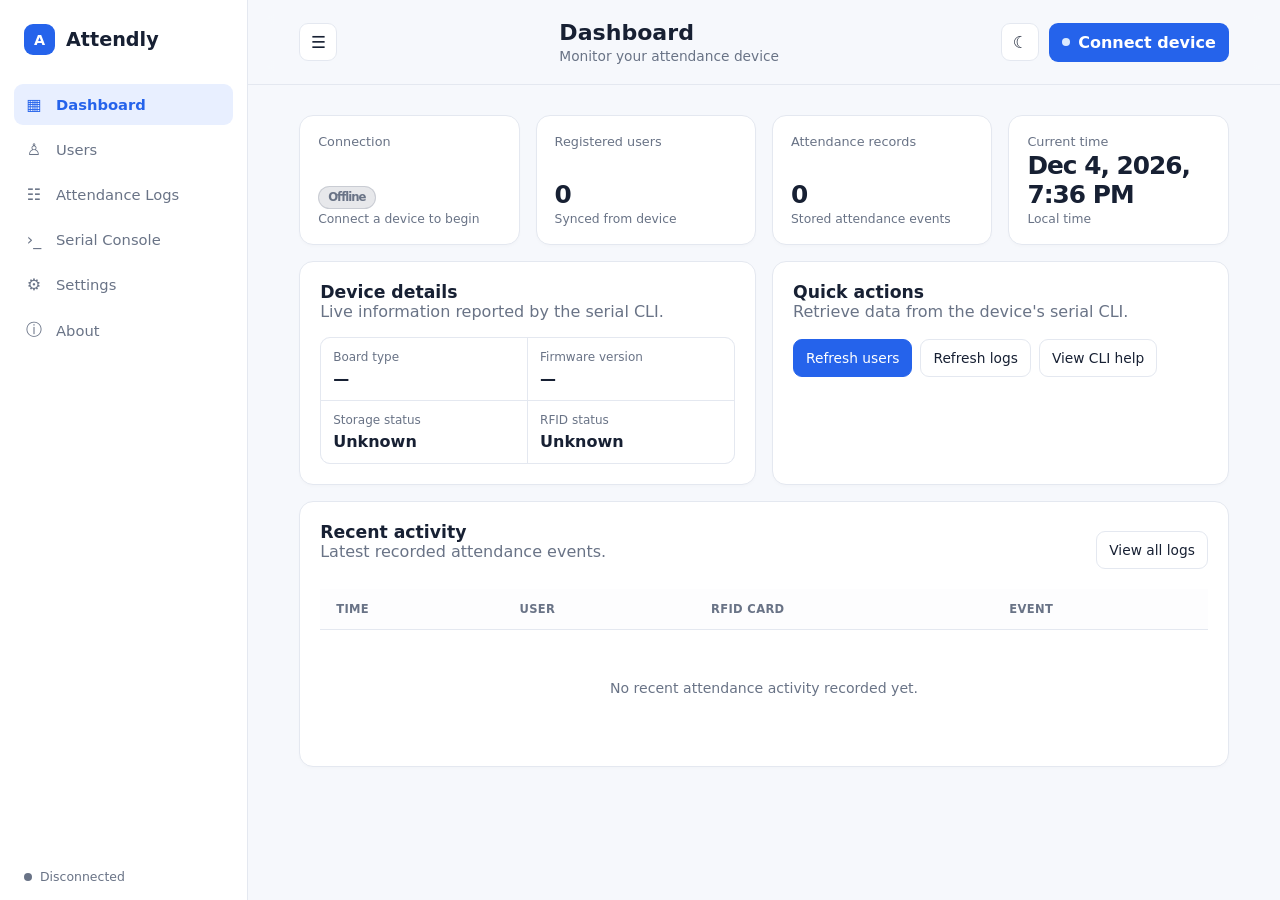
<file: hardware/attendance-pwa/index.html>
<!doctype html>
<html lang="en">
  <head>
    <meta charset="utf-8">
    <meta name="viewport" content="width=device-width, initial-scale=1">
    <meta name="theme-color" content="#2563eb">
    <meta name="description" content="USB serial attendance manager">
    <link rel="manifest" href="./manifest.json">
    <link rel="icon" href="./assets/icon.svg" type="image/svg+xml">
    <link rel="stylesheet" href="./css/main.css">
    <title>Serial Attendance Manager</title>
  </head>
  <body>
    <div class="app-shell">
      <aside class="sidebar" id="sidebar" aria-label="Primary navigation">
        <div class="brand"><span class="brand-mark">A</span><span>Attendly</span></div>
        <nav class="nav-list">
          <button class="nav-item active" data-page="dashboard"><span>▦</span>Dashboard</button>
          <button class="nav-item" data-page="users"><span>♙</span>Users</button>
          <button class="nav-item" data-page="logs"><span>☷</span>Attendance Logs</button>
          <button class="nav-item" data-page="console"><span>›_</span>Serial Console</button>
          <button class="nav-item" data-page="settings"><span>⚙</span>Settings</button>
          <button class="nav-item" data-page="about"><span>ⓘ</span>About</button>
        </nav>
        <div class="sidebar-footer"><span class="status-dot" id="sidebar-status-dot"></span><span id="sidebar-status">Disconnected</span></div>
      </aside>
      <div class="backdrop" id="backdrop"></div>
      <main class="main-content">
        <header class="topbar">
          <button class="icon-button mobile-only" id="menu-button" aria-label="Open navigation">☰</button>
          <div class="page-title"><h1 id="page-title">Dashboard</h1><p id="page-subtitle">Monitor your attendance device</p></div>
          <div class="topbar-actions">
            <span id="demo-badge" class="pill duplicate" style="display:none; font-weight:700; cursor:pointer;" title="Demo Time Mode active — click to configure Settings">DEMO TIME</span>
            <button class="icon-button" id="theme-button" aria-label="Toggle colour theme">☾</button>
            <button class="connect-button" id="connect-button"><span class="status-dot"></span><span>Connect device</span></button>
          </div>
        </header>
        <section id="app-content" class="page-content" aria-live="polite"></section>
      </main>
    </div>
    <div class="toast-region" id="toast-region" aria-live="polite"></div>
    <dialog id="reconnect-dialog" class="modal"><form method="dialog"><h2>Device disconnected</h2><p>The USB serial device is no longer available. Would you like to reconnect?</p><div class="modal-actions"><button value="cancel" class="button secondary">Not now</button><button value="reconnect" class="button primary">Reconnect</button></div></form></dialog>
    <script type="module" src="./js/app.js?v=14.3"></script>
  </body>
</html>
</file>
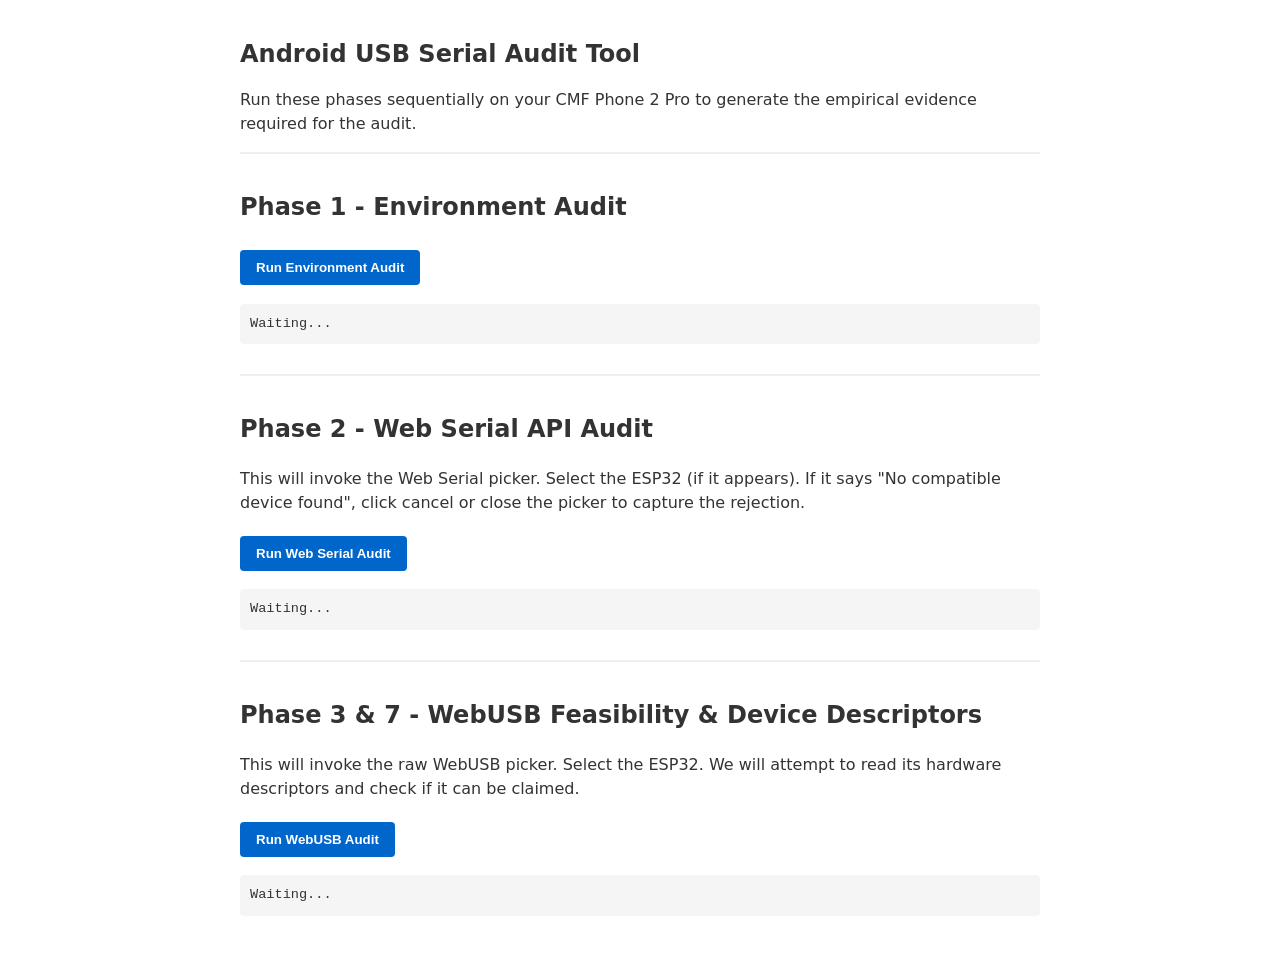
<file: hardware/attendance-pwa/audit.html>
<!DOCTYPE html>
<html lang="en">
<head>
  <meta charset="UTF-8">
  <meta name="viewport" content="width=device-width, initial-scale=1.0">
  <title>Android Chrome Web Serial Compatibility Audit</title>
  <style>
    body { font-family: system-ui, -apple-system, sans-serif; padding: 20px; max-width: 800px; margin: 0 auto; line-height: 1.5; color: #333; }
    h1 { font-size: 1.5rem; }
    button { padding: 10px 16px; margin: 5px 0; background: #0066cc; color: white; border: none; border-radius: 4px; font-weight: bold; cursor: pointer; }
    button:active { background: #004c99; }
    pre { background: #f5f5f5; padding: 10px; border-radius: 4px; overflow-x: auto; white-space: pre-wrap; font-size: 0.85rem; }
    .phase { margin-bottom: 30px; border-top: 2px solid #eee; padding-top: 15px; }
  </style>
</head>
<body>
  <h1>Android USB Serial Audit Tool</h1>
  <p>Run these phases sequentially on your CMF Phone 2 Pro to generate the empirical evidence required for the audit.</p>

  <div class="phase">
    <h2>Phase 1 - Environment Audit</h2>
    <button id="btn-env">Run Environment Audit</button>
    <pre id="out-env">Waiting...</pre>
  </div>

  <div class="phase">
    <h2>Phase 2 - Web Serial API Audit</h2>
    <p>This will invoke the Web Serial picker. Select the ESP32 (if it appears). If it says "No compatible device found", click cancel or close the picker to capture the rejection.</p>
    <button id="btn-serial">Run Web Serial Audit</button>
    <pre id="out-serial">Waiting...</pre>
  </div>

  <div class="phase">
    <h2>Phase 3 & 7 - WebUSB Feasibility & Device Descriptors</h2>
    <p>This will invoke the raw WebUSB picker. Select the ESP32. We will attempt to read its hardware descriptors and check if it can be claimed.</p>
    <button id="btn-usb">Run WebUSB Audit</button>
    <pre id="out-usb">Waiting...</pre>
  </div>

  <script>
    function log(elementId, text) {
      document.getElementById(elementId).textContent += text + "\n";
    }
    function clear(elementId) {
      document.getElementById(elementId).textContent = "";
    }

    // Phase 1
    document.getElementById('btn-env').addEventListener('click', () => {
      clear('out-env');
      log('out-env', `User Agent: ${navigator.userAgent}`);
      log('out-env', `Secure Context: ${window.isSecureContext}`);
      log('out-env', `navigator.serial exists: ${'serial' in navigator}`);
      log('out-env', `navigator.usb exists: ${'usb' in navigator}`);
    });

    // Phase 2
    document.getElementById('btn-serial').addEventListener('click', async () => {
      clear('out-serial');
      try {
        log('out-serial', 'Calling navigator.serial.getPorts()...');
        const existingPorts = await navigator.serial.getPorts();
        log('out-serial', `Returned ${existingPorts.length} previously granted ports.`);

        log('out-serial', 'Calling navigator.serial.requestPort()...');
        const port = await navigator.serial.requestPort();
        const info = port.getInfo();
        log('out-serial', `Success! Port acquired.`);
        log('out-serial', `USB Vendor ID: 0x${(info.usbVendorId || 0).toString(16)}`);
        log('out-serial', `USB Product ID: 0x${(info.usbProductId || 0).toString(16)}`);
      } catch (err) {
        log('out-serial', `REJECTED: ${err.name} - ${err.message}`);
        log('out-serial', `Stack: ${err.stack}`);
      }
    });

    // Phase 3 & 7
    document.getElementById('btn-usb').addEventListener('click', async () => {
      clear('out-usb');
      try {
        log('out-usb', 'Calling navigator.usb.requestDevice({ filters: [] })...');
        const device = await navigator.usb.requestDevice({ filters: [] });
        
        log('out-usb', `Success! Device acquired: ${device.productName || 'Unknown'} (Manufacturer: ${device.manufacturerName || 'Unknown'})`);
        log('out-usb', `Vendor ID: 0x${device.vendorId.toString(16).padStart(4, '0')}`);
        log('out-usb', `Product ID: 0x${device.productId.toString(16).padStart(4, '0')}`);
        log('out-usb', `Device Class: 0x${device.deviceClass.toString(16)}`);
        log('out-usb', `Device Subclass: 0x${device.deviceSubclass.toString(16)}`);
        log('out-usb', `Device Protocol: 0x${device.deviceProtocol.toString(16)}`);
        
        log('out-usb', '\nEnumerating Configurations and Interfaces...');
        device.configurations.forEach((config, cIdx) => {
          log('out-usb', `  Configuration ${cIdx + 1} (Value: ${config.configurationValue})`);
          config.interfaces.forEach((iface, iIdx) => {
            log('out-usb', `    Interface ${iIdx} (Number: ${iface.interfaceNumber})`);
            iface.alternates.forEach((alt, aIdx) => {
              log('out-usb', `      Alternate ${aIdx}: Class 0x${alt.interfaceClass.toString(16)}, Subclass 0x${alt.interfaceSubclass.toString(16)}, Protocol 0x${alt.interfaceProtocol.toString(16)}`);
              alt.endpoints.forEach((ep, eIdx) => {
                log('out-usb', `        Endpoint ${eIdx}: Number ${ep.endpointNumber}, Direction ${ep.direction}, Type ${ep.type}, PacketSize ${ep.packetSize}`);
              });
            });
          });
        });

        log('out-usb', '\nAttempting to open device and claim interface 0...');
        try {
          await device.open();
          log('out-usb', '  device.open() successful.');
          
          if (device.configuration === null) {
            log('out-usb', '  Selecting configuration 1...');
            await device.selectConfiguration(1);
          }
          
          await device.claimInterface(0);
          log('out-usb', '  device.claimInterface(0) successful! WebUSB fallback is technically feasible.');
        } catch (err) {
          log('out-usb', `  CLAIM FAILED: ${err.name} - ${err.message}`);
          log('out-usb', `  This typically proves a kernel driver (e.g. ch341.ko) has claimed the device exclusively.`);
        } finally {
          if (device.opened) await device.close();
        }
      } catch (err) {
        log('out-usb', `REJECTED: ${err.name} - ${err.message}`);
        log('out-usb', `Stack: ${err.stack}`);
      }
    });
  </script>
</body>
</html>
</file>
<file: hardware/attendance-pwa/css/main.css>
@import url("./layout.css");
@import url("./components.css");
@import url("./animations.css");

:root { color-scheme: light; --bg:#f6f8fc; --surface:#fff; --surface-raised:#fff; --text:#172033; --muted:#697386; --line:#e4e8f0; --primary:#2563eb; --primary-soft:#e8efff; --success:#15956d; --warning:#d97706; --danger:#dc3e47; --terminal:#101827; --terminal-text:#d2ddf4; --shadow:0 14px 34px rgba(30,41,59,.08); font-family:Inter,ui-sans-serif,system-ui,-apple-system,BlinkMacSystemFont,"Segoe UI",sans-serif; }
html[data-theme="dark"] { color-scheme:dark; --bg:#111827; --surface:#192231; --surface-raised:#202c3d; --text:#edf2fb; --muted:#a5b2c6; --line:#2d3a4d; --primary:#76a5ff; --primary-soft:#1b335f; --success:#49ca9c; --warning:#f6af49; --danger:#ff8188; --terminal:#090e17; --terminal-text:#d2ddf4; --shadow:0 14px 34px rgba(0,0,0,.24); }
* { box-sizing:border-box; } body { margin:0; min-width:320px; background:var(--bg); color:var(--text); } button,input,select { font:inherit; } button { cursor:pointer; } h1,h2,h3,p { margin-top:0; } h1 { font-size:1.38rem; margin-bottom:.18rem; } h2 { font-size:1.08rem; margin-bottom:0; } h3 { font-size:.9rem; } .muted { color:var(--muted); }
</file>
